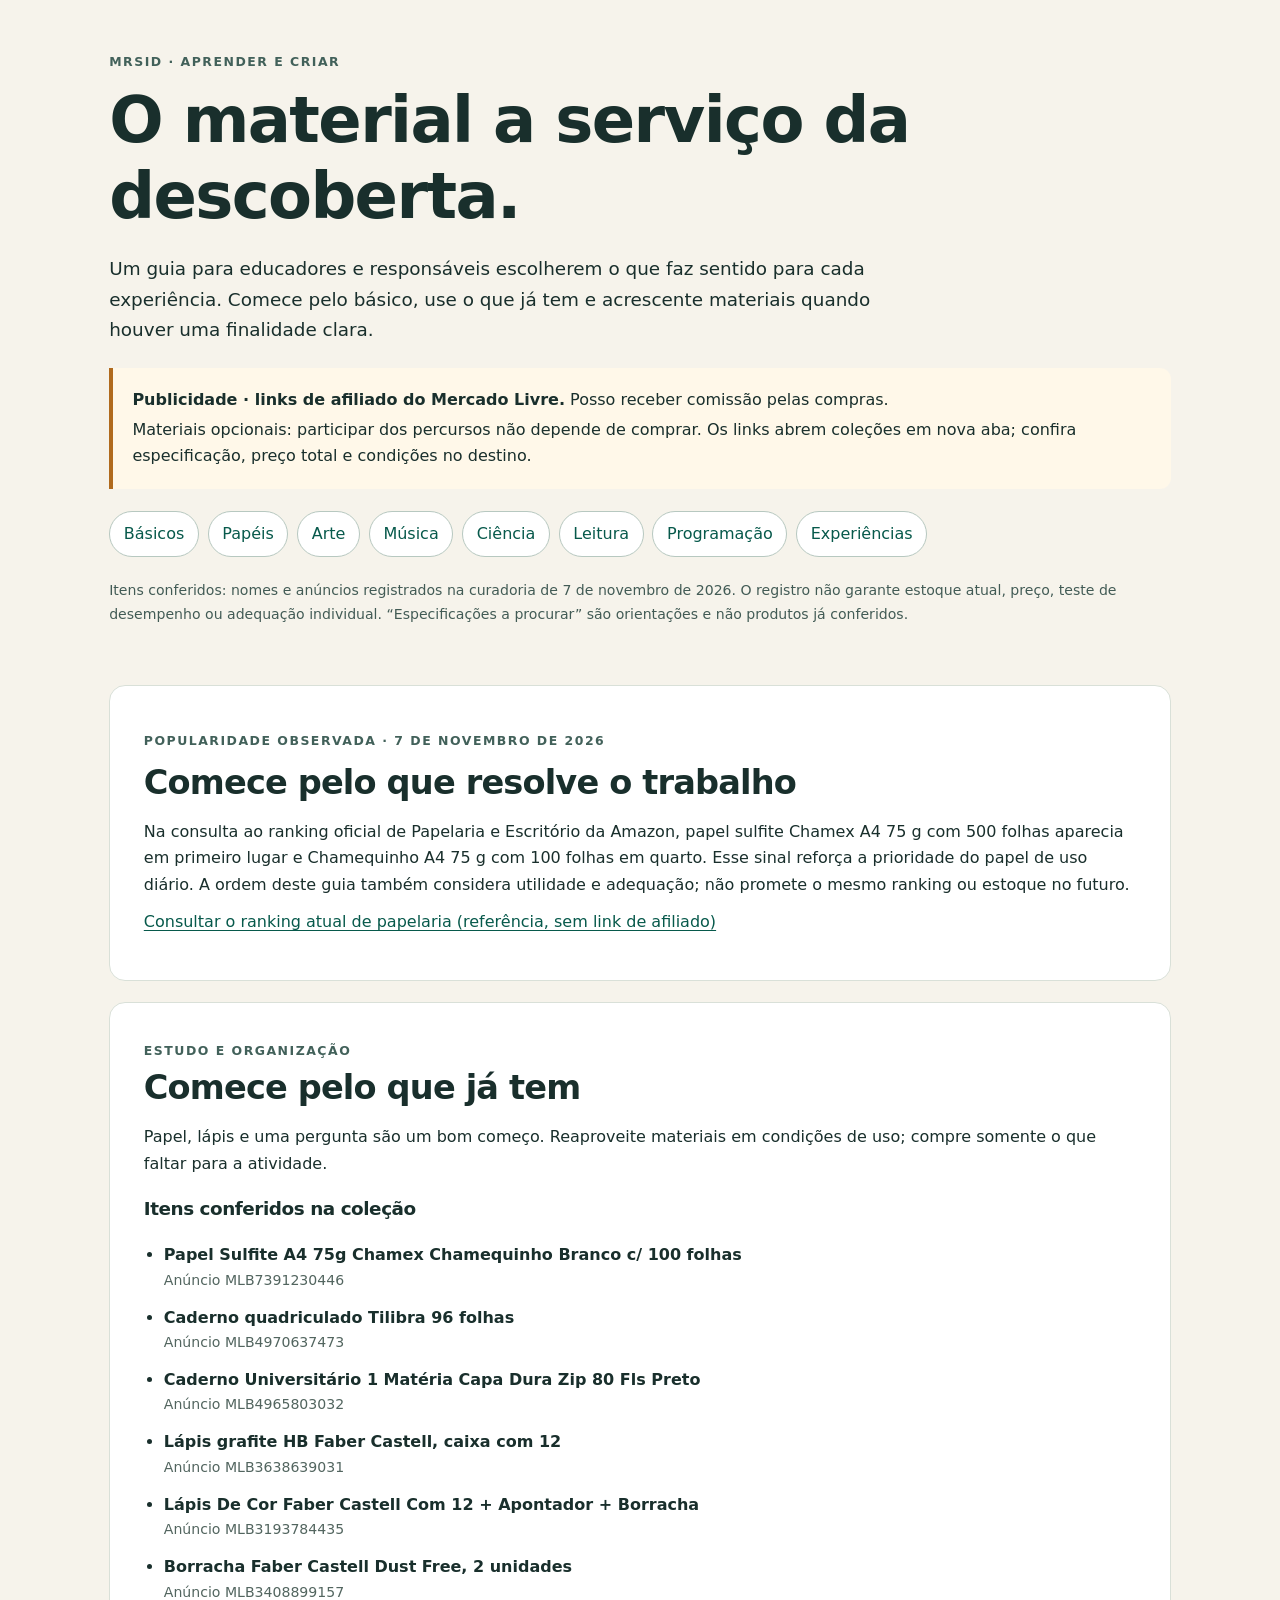
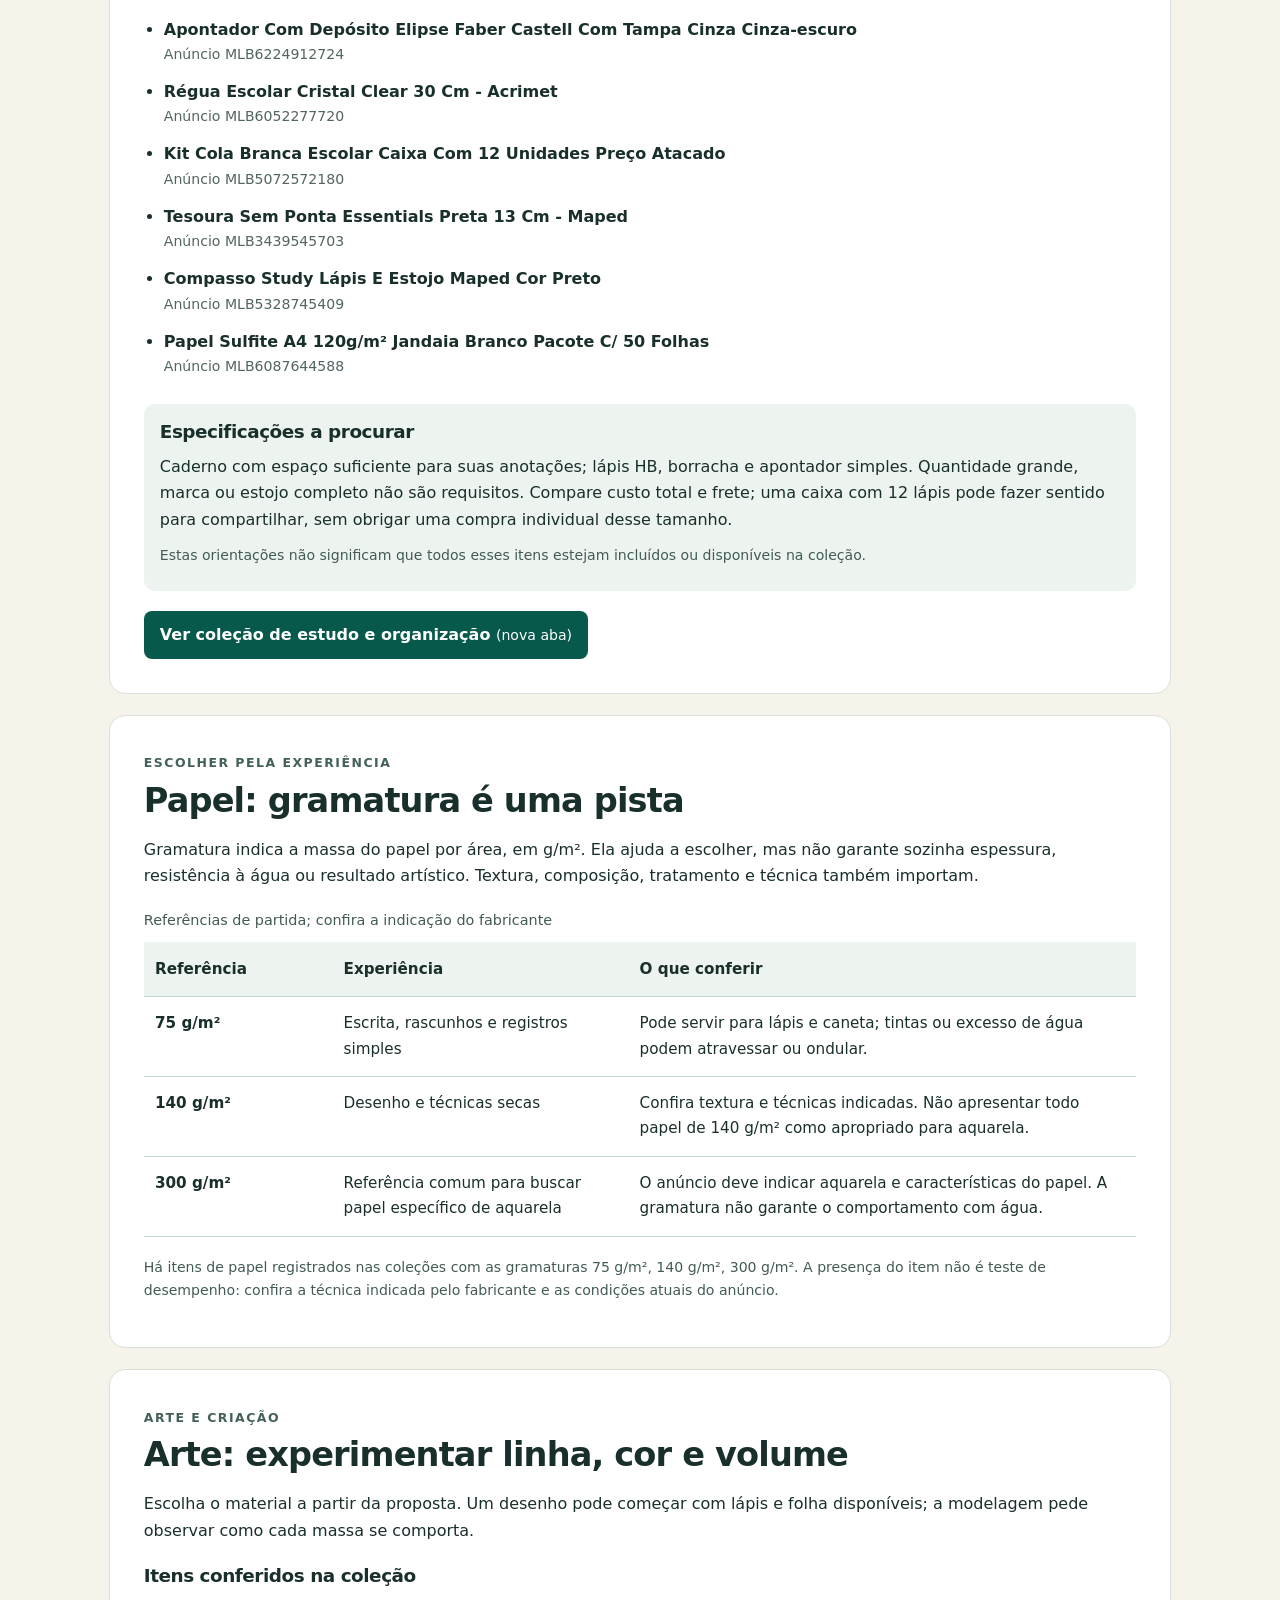
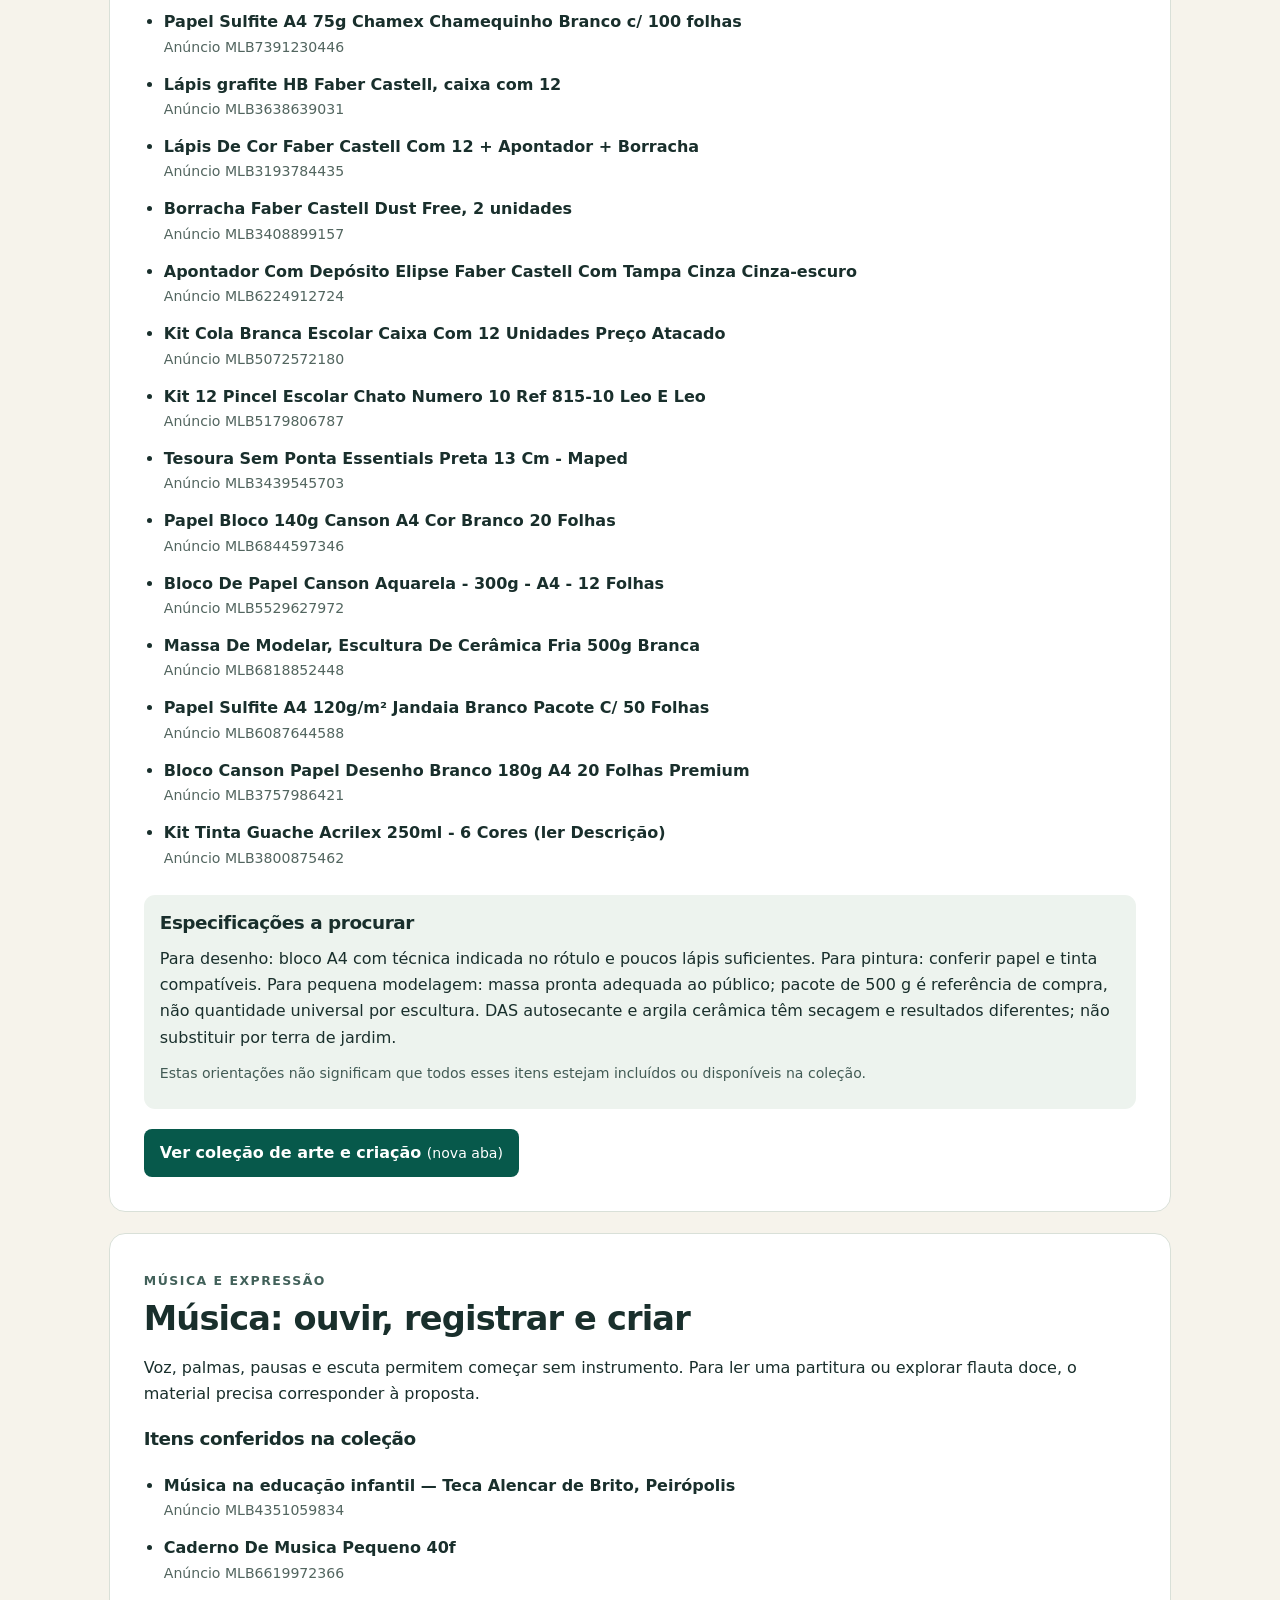
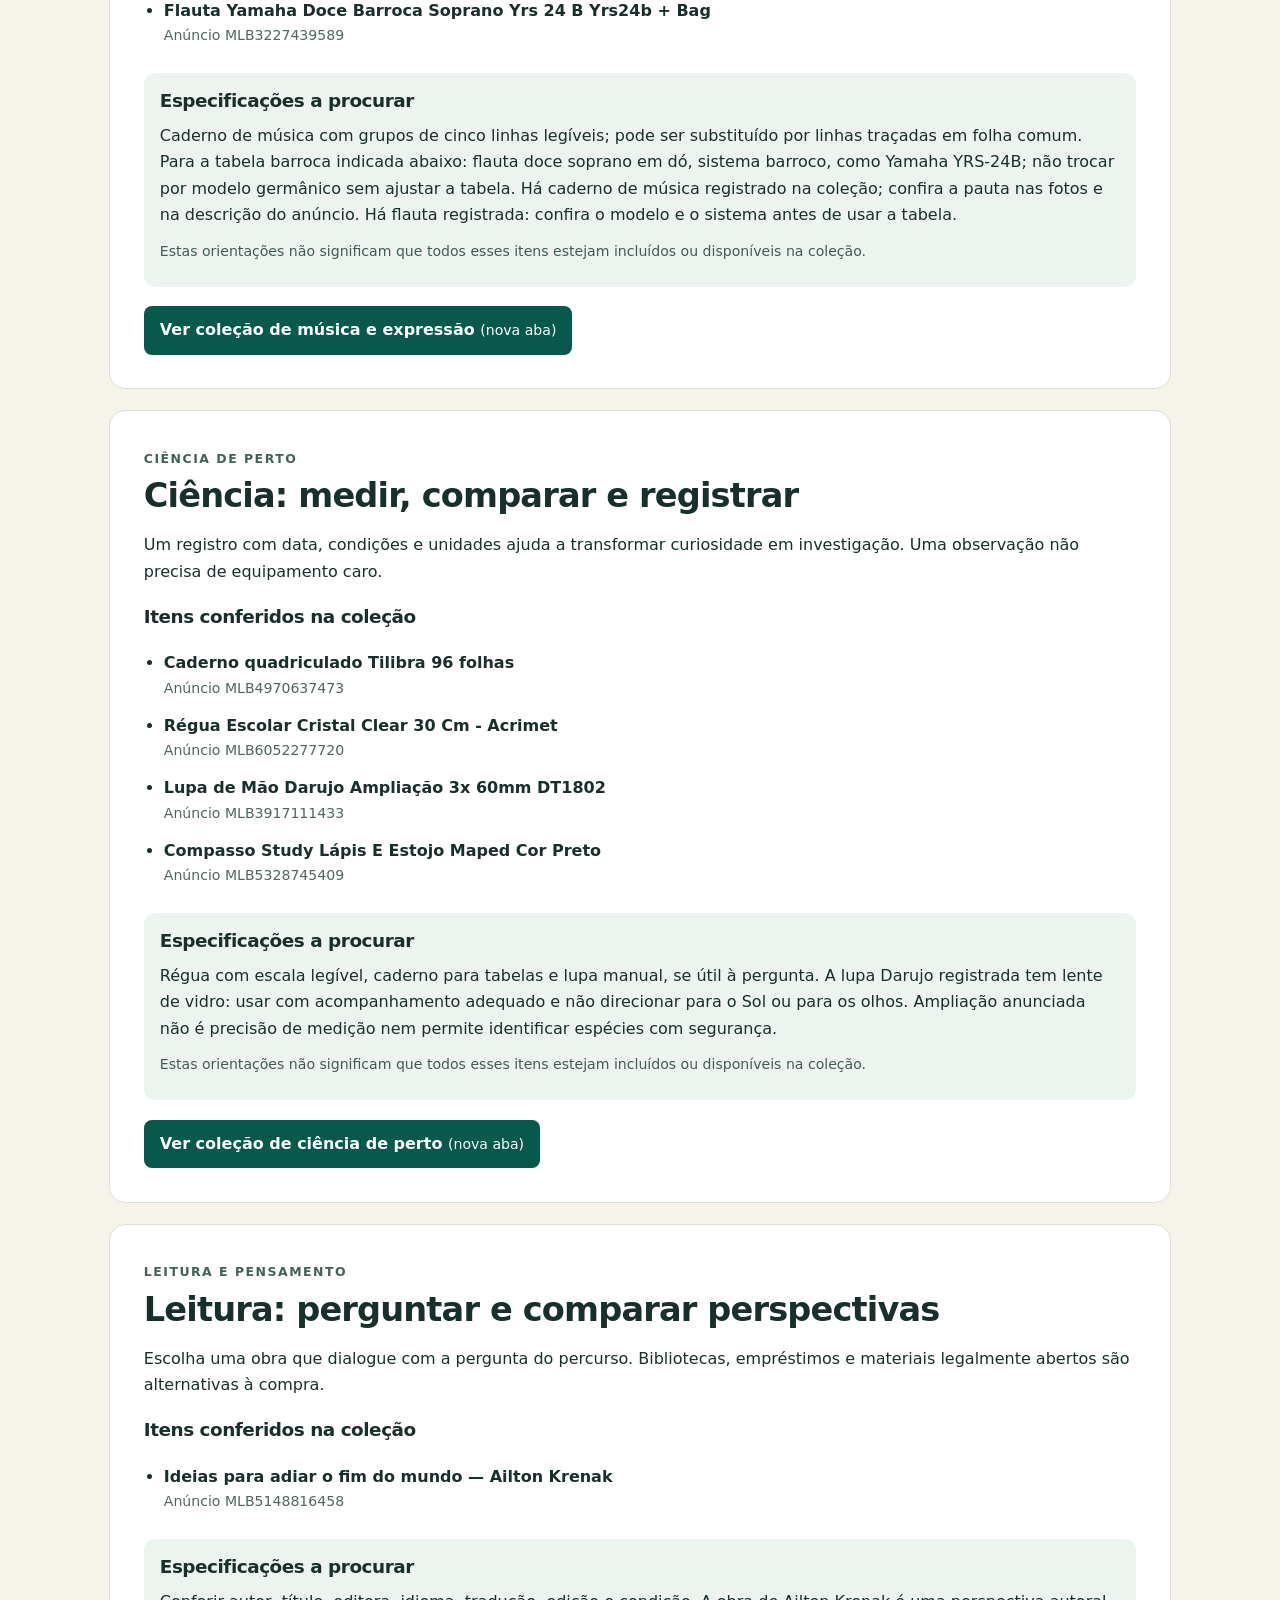
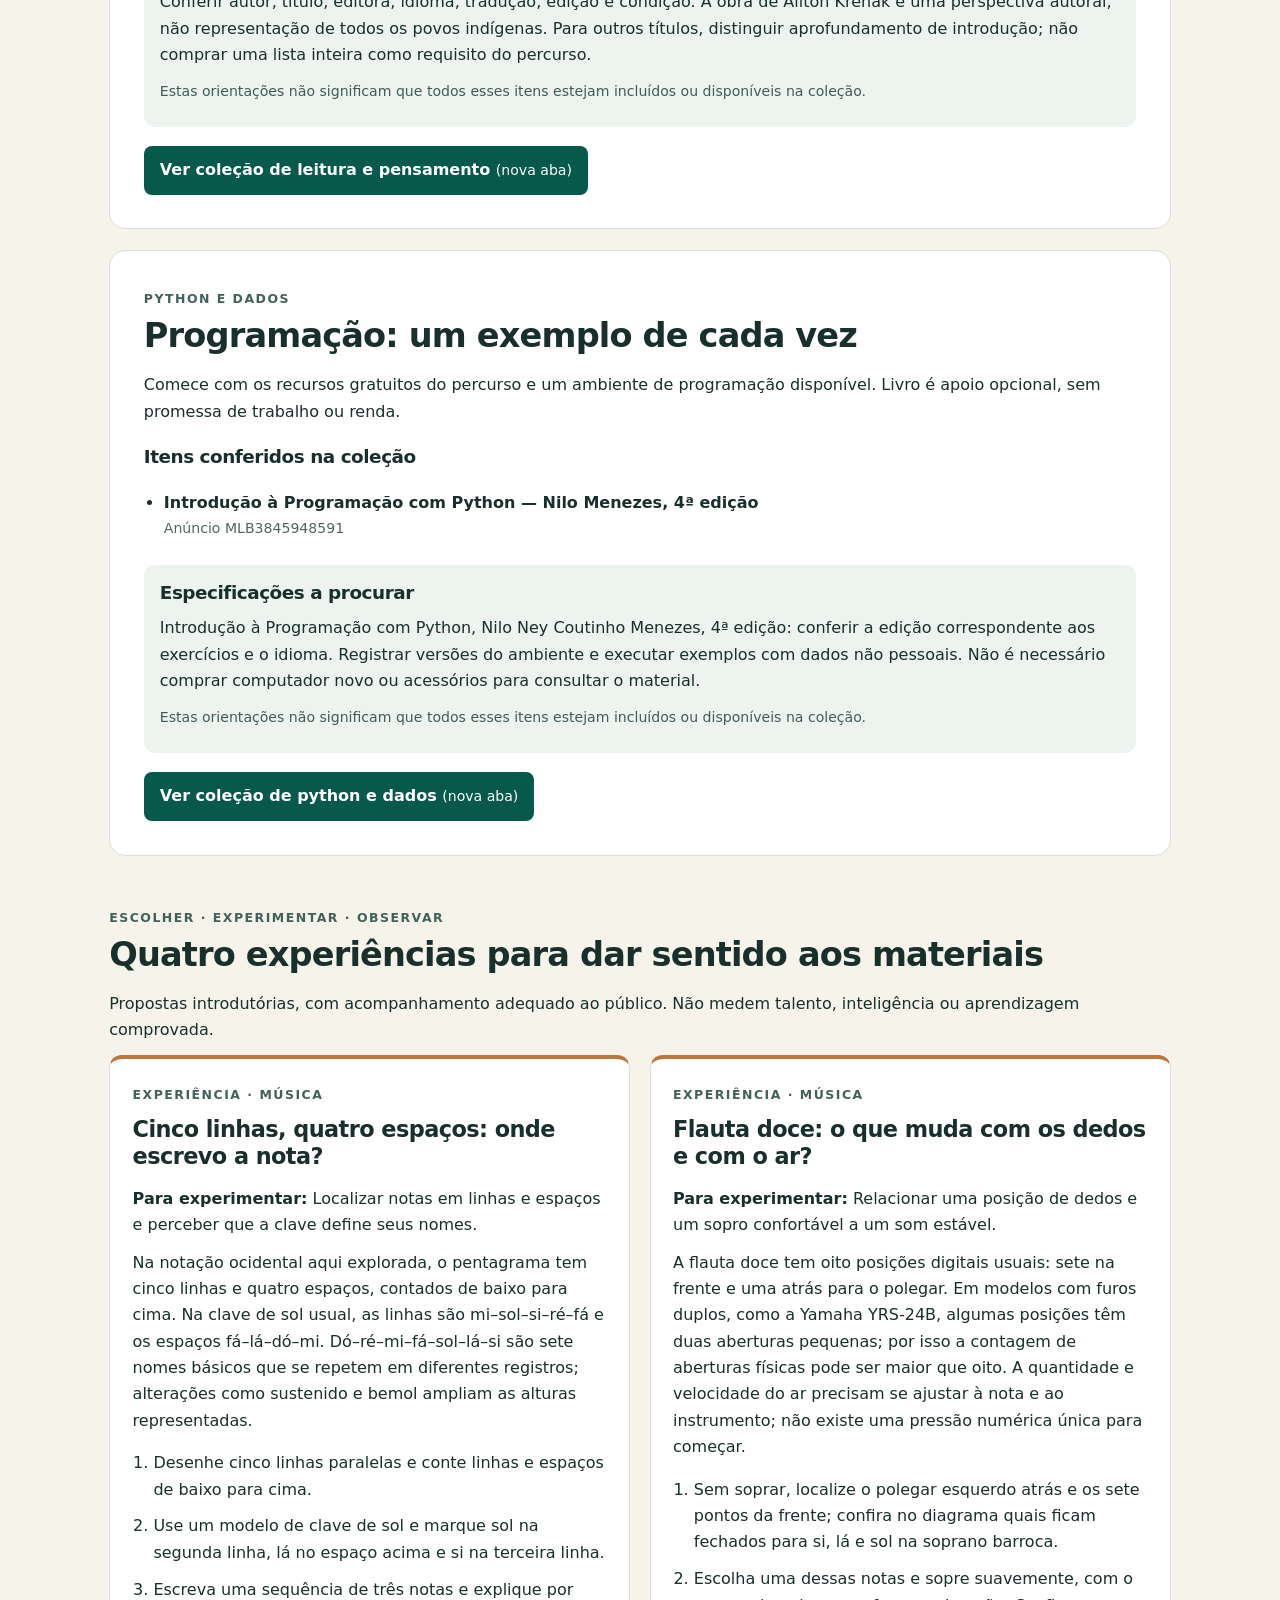
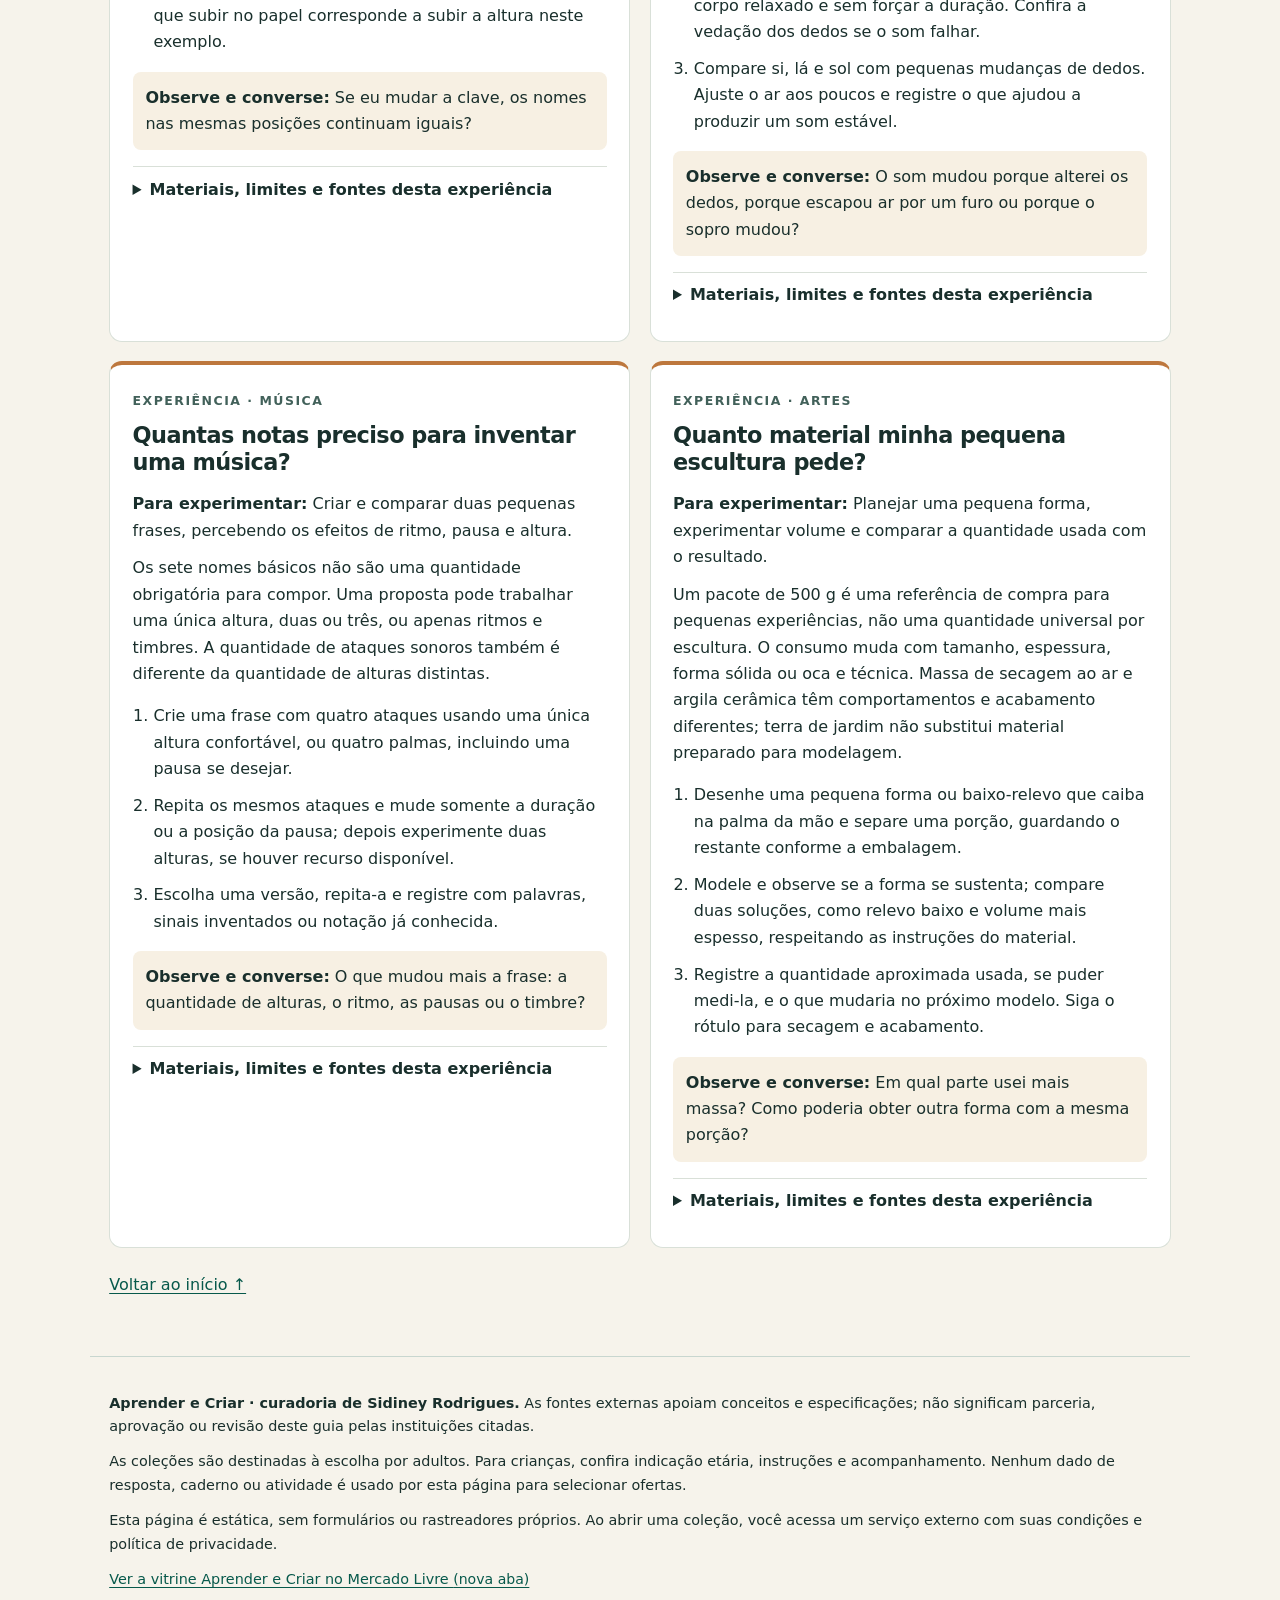
<file: materiais.html>
<!doctype html>
<html lang="pt-BR"><head><meta charset="utf-8"><meta name="viewport" content="width=device-width,initial-scale=1"><meta name="description" content="Materiais opcionais e experiências para educadores e responsáveis: comece pelo básico, confira especificações e explore Arte, Música, Ciência, Leitura e Python."><meta name="color-scheme" content="light"><title>Materiais para aprender e criar · Guia para educadores e responsáveis</title><style>*{box-sizing:border-box}html{scroll-behavior:smooth;scroll-padding-top:1rem}body{margin:0;background:#f6f3eb;color:#192f2c;font-family:system-ui,-apple-system,BlinkMacSystemFont,"Segoe UI",sans-serif;line-height:1.65;font-size:1rem}a{color:#07594b;text-underline-offset:.2em}a:hover{text-decoration-thickness:.15em}a:focus-visible,summary:focus-visible,.table-wrap:focus-visible{outline:3px solid #923d00;outline-offset:4px}h1,h2,h3{line-height:1.2;letter-spacing:-.025em}h1{font-size:clamp(2.2rem,6vw,4rem);max-width:19ch;margin:.45rem 0 1.2rem}h2{font-size:clamp(1.6rem,3vw,2.1rem);margin:.3rem 0 1rem}h3{font-size:1.15rem;margin:1.3rem 0 .5rem}p{margin:.7rem 0}header,main,footer{max-width:1100px;margin:auto;padding:2rem 1.2rem}header{padding-top:3rem;padding-bottom:1rem}.eyebrow{font-size:.78rem;font-weight:750;text-transform:uppercase;letter-spacing:.12em;color:#42615a}.lead{font-size:1.15rem;max-width:70ch}.notice{border-left:4px solid #b06a1d;background:#fff8e9;padding:1rem 1.2rem;border-radius:0 .7rem .7rem 0;margin:1.4rem 0}.notice p{margin:.2rem 0}.small,.product-id,.new{font-size:.88rem}.new{font-weight:400}.small{color:#425b55}.skip{position:absolute;left:1rem;top:-8rem;background:#fff;padding:.7rem;z-index:10}.skip:focus{top:.5rem}nav ul{display:flex;flex-wrap:wrap;gap:.55rem;list-style:none;padding:0;margin:1.4rem 0}nav a{display:block;padding:.55rem .85rem;border:1px solid #b7c8c0;border-radius:2rem;text-decoration:none;background:#fff;min-height:44px}.panel{background:#fff;border:1px solid #d9e0d8;border-radius:1rem;padding:clamp(1.2rem,3vw,2.1rem);margin-bottom:1.3rem}.products{padding-left:1.25rem}.products li{padding:.4rem 0}.product-id{display:block;color:#52655f}.spec{background:#edf3ee;padding:.8rem 1rem;border-radius:.7rem;margin:1.2rem 0}.spec h3{margin:.25rem 0}.collection{display:inline-block;background:#07594b;color:#fff;padding:.7rem 1rem;border-radius:.5rem;text-decoration:none;min-height:44px;font-weight:650}.collection:hover{background:#034438;text-decoration:underline}.collection:focus-visible{outline-offset:4px}.table-wrap{overflow-x:auto;margin:1.2rem 0}table{border-collapse:collapse;width:100%;min-width:480px;font-size:.95rem}caption{text-align:left;font-size:.9rem;color:#425b55;margin-bottom:.6rem}th,td{text-align:left;vertical-align:top;border-bottom:1px solid #c8d6cf;padding:.9rem .7rem}thead{background:#edf3ee}tbody th{width:19%}.experiences-title{margin-top:3rem}.activity-grid{display:grid;grid-template-columns:repeat(2,minmax(0,1fr));gap:1.2rem}.activity{background:#fff;border:1px solid #d9e0d8;border-top:4px solid #bd773d;border-radius:.8rem;padding:1.4rem}.activity h3{font-size:1.4rem;margin:.5rem 0 1rem}.activity ol{padding-left:1.3rem}.activity li{margin:.65rem 0}.question{background:#f7f0e3;padding:.8rem;border-radius:.5rem}summary{cursor:pointer;font-weight:650;padding:.6rem 0;min-height:44px}details{border-top:1px solid #d9e0d8;margin-top:1rem}.sources{padding-left:1.2rem;font-size:.9rem;overflow-wrap:anywhere}footer{border-top:1px solid #c8d6cf;margin-top:1rem;font-size:.9rem;padding-top:1.5rem;padding-bottom:3rem}.toplink{display:inline-block;margin-top:1rem;min-height:44px;padding:.5rem 0}@media(max-width:700px){.activity-grid{grid-template-columns:1fr}header,main,footer{padding-left:1rem;padding-right:1rem}.panel,.activity{padding:1.2rem}nav ul{gap:.4rem}nav a{font-size:.92rem;padding:.5rem .7rem}}@media(prefers-reduced-motion:reduce){html{scroll-behavior:auto}}@media print{body{background:#fff;color:#000}header,main,footer{max-width:none;padding:1rem 0}.panel,.activity{break-inside:avoid;border-color:#888}nav,.skip,.toplink{display:none}.activity-grid{display:block}.collection{background:#fff;color:#000;border:1px solid #333}details{display:block}details>*{display:block}a{color:#000}.activity{margin-bottom:1rem}}</style></head><body><a class="skip" href="#conteudo">Pular para o conteúdo</a><header id="inicio"><span class="eyebrow">MRSID · Aprender e Criar</span><h1>O material a serviço da descoberta.</h1><p class="lead">Um guia para educadores e responsáveis escolherem o que faz sentido para cada experiência. Comece pelo básico, use o que já tem e acrescente materiais quando houver uma finalidade clara.</p><aside class="notice" aria-label="Publicidade e participação opcional"><p><strong>Publicidade · links de afiliado do Mercado Livre.</strong> Posso receber comissão pelas compras.</p><p>Materiais opcionais: participar dos percursos não depende de comprar. Os links abrem coleções em nova aba; confira especificação, preço total e condições no destino.</p></aside><nav aria-label="Seções deste guia"><ul><li><a href="#study">Básicos</a></li><li><a href="#papeis">Papéis</a></li><li><a href="#art">Arte</a></li><li><a href="#music">Música</a></li><li><a href="#science">Ciência</a></li><li><a href="#reading">Leitura</a></li><li><a href="#python">Programação</a></li><li><a href="#experiencias">Experiências</a></li></ul></nav><p class="small">Itens conferidos: nomes e anúncios registrados na curadoria de 7 de novembro de 2026. O registro não garante estoque atual, preço, teste de desempenho ou adequação individual. “Especificações a procurar” são orientações e não produtos já conferidos.</p></header><main id="conteudo"><section class="panel"><p class="eyebrow">Popularidade observada · 7 de novembro de 2026</p><h2>Comece pelo que resolve o trabalho</h2><p>Na consulta ao ranking oficial de Papelaria e Escritório da Amazon, papel sulfite Chamex A4 75 g com 500 folhas aparecia em primeiro lugar e Chamequinho A4 75 g com 100 folhas em quarto. Esse sinal reforça a prioridade do papel de uso diário. A ordem deste guia também considera utilidade e adequação; não promete o mesmo ranking ou estoque no futuro.</p><p><a href="https://www.amazon.com.br/gp/bestsellers/office/" rel="noopener noreferrer" target="_blank">Consultar o ranking atual de papelaria (referência, sem link de afiliado)</a></p></section><section class="panel" id="study"><div class="section-heading"><span class="eyebrow">Estudo e organização</span><h2>Comece pelo que já tem</h2></div><p>Papel, lápis e uma pergunta são um bom começo. Reaproveite materiais em condições de uso; compre somente o que faltar para a atividade.</p><h3>Itens conferidos na coleção</h3><ul class="products"><li><strong>Papel Sulfite A4 75g Chamex Chamequinho Branco c/ 100 folhas</strong><span class="product-id">Anúncio MLB7391230446</span></li><li><strong>Caderno quadriculado Tilibra 96 folhas</strong><span class="product-id">Anúncio MLB4970637473</span></li><li><strong>Caderno Universitário 1 Matéria Capa Dura Zip 80 Fls Preto</strong><span class="product-id">Anúncio MLB4965803032</span></li><li><strong>Lápis grafite HB Faber Castell, caixa com 12</strong><span class="product-id">Anúncio MLB3638639031</span></li><li><strong>Lápis De Cor Faber Castell Com 12 + Apontador + Borracha</strong><span class="product-id">Anúncio MLB3193784435</span></li><li><strong>Borracha Faber Castell Dust Free, 2 unidades</strong><span class="product-id">Anúncio MLB3408899157</span></li><li><strong>Apontador Com Depósito Elipse Faber Castell Com Tampa Cinza Cinza-escuro</strong><span class="product-id">Anúncio MLB6224912724</span></li><li><strong>Régua Escolar Cristal Clear 30 Cm - Acrimet</strong><span class="product-id">Anúncio MLB6052277720</span></li><li><strong>Kit Cola Branca Escolar Caixa Com 12 Unidades Preço Atacado</strong><span class="product-id">Anúncio MLB5072572180</span></li><li><strong>Tesoura Sem Ponta Essentials Preta 13 Cm - Maped</strong><span class="product-id">Anúncio MLB3439545703</span></li><li><strong>Compasso Study Lápis E Estojo Maped Cor Preto</strong><span class="product-id">Anúncio MLB5328745409</span></li><li><strong>Papel Sulfite A4 120g/m² Jandaia Branco Pacote C/ 50 Folhas</strong><span class="product-id">Anúncio MLB6087644588</span></li></ul><div class="spec"><h3>Especificações a procurar</h3><p>Caderno com espaço suficiente para suas anotações; lápis HB, borracha e apontador simples. Quantidade grande, marca ou estojo completo não são requisitos. Compare custo total e frete; uma caixa com 12 lápis pode fazer sentido para compartilhar, sem obrigar uma compra individual desse tamanho.</p><p class="small">Estas orientações não significam que todos esses itens estejam incluídos ou disponíveis na coleção.</p></div><a class="collection" href="https://meli.la/1vNKnY8" target="_blank" rel="sponsored noopener noreferrer">Ver coleção de estudo e organização <span class="new">(nova aba)</span></a></section><section class="panel" id="papeis"><span class="eyebrow">Escolher pela experiência</span><h2>Papel: gramatura é uma pista</h2><p>Gramatura indica a massa do papel por área, em g/m². Ela ajuda a escolher, mas não garante sozinha espessura, resistência à água ou resultado artístico. Textura, composição, tratamento e técnica também importam.</p><div class="table-wrap" role="region" aria-label="Orientações sobre gramaturas de papel" tabindex="0"><table><caption>Referências de partida; confira a indicação do fabricante</caption><thead><tr><th scope="col">Referência</th><th scope="col">Experiência</th><th scope="col">O que conferir</th></tr></thead><tbody><tr><th scope="row">75 g/m²</th><td>Escrita, rascunhos e registros simples</td><td>Pode servir para lápis e caneta; tintas ou excesso de água podem atravessar ou ondular.</td></tr><tr><th scope="row">140 g/m²</th><td>Desenho e técnicas secas</td><td>Confira textura e técnicas indicadas. Não apresentar todo papel de 140 g/m² como apropriado para aquarela.</td></tr><tr><th scope="row">300 g/m²</th><td>Referência comum para buscar papel específico de aquarela</td><td>O anúncio deve indicar aquarela e características do papel. A gramatura não garante o comportamento com água.</td></tr></tbody></table></div><!-- paper-record-status:start --><p class="small">Há itens de papel registrados nas coleções com as gramaturas 75 g/m², 140 g/m², 300 g/m². A presença do item não é teste de desempenho: confira a técnica indicada pelo fabricante e as condições atuais do anúncio.</p><!-- paper-record-status:end --></section><section class="panel" id="art"><div class="section-heading"><span class="eyebrow">Arte e criação</span><h2>Arte: experimentar linha, cor e volume</h2></div><p>Escolha o material a partir da proposta. Um desenho pode começar com lápis e folha disponíveis; a modelagem pede observar como cada massa se comporta.</p><h3>Itens conferidos na coleção</h3><ul class="products"><li><strong>Papel Sulfite A4 75g Chamex Chamequinho Branco c/ 100 folhas</strong><span class="product-id">Anúncio MLB7391230446</span></li><li><strong>Lápis grafite HB Faber Castell, caixa com 12</strong><span class="product-id">Anúncio MLB3638639031</span></li><li><strong>Lápis De Cor Faber Castell Com 12 + Apontador + Borracha</strong><span class="product-id">Anúncio MLB3193784435</span></li><li><strong>Borracha Faber Castell Dust Free, 2 unidades</strong><span class="product-id">Anúncio MLB3408899157</span></li><li><strong>Apontador Com Depósito Elipse Faber Castell Com Tampa Cinza Cinza-escuro</strong><span class="product-id">Anúncio MLB6224912724</span></li><li><strong>Kit Cola Branca Escolar Caixa Com 12 Unidades Preço Atacado</strong><span class="product-id">Anúncio MLB5072572180</span></li><li><strong>Kit 12 Pincel Escolar Chato Numero 10 Ref 815-10 Leo E Leo</strong><span class="product-id">Anúncio MLB5179806787</span></li><li><strong>Tesoura Sem Ponta Essentials Preta 13 Cm - Maped</strong><span class="product-id">Anúncio MLB3439545703</span></li><li><strong>Papel Bloco 140g Canson A4 Cor Branco 20 Folhas</strong><span class="product-id">Anúncio MLB6844597346</span></li><li><strong>Bloco De Papel Canson Aquarela - 300g - A4 - 12 Folhas</strong><span class="product-id">Anúncio MLB5529627972</span></li><li><strong>Massa De Modelar, Escultura De Cerâmica Fria 500g Branca</strong><span class="product-id">Anúncio MLB6818852448</span></li><li><strong>Papel Sulfite A4 120g/m² Jandaia Branco Pacote C/ 50 Folhas</strong><span class="product-id">Anúncio MLB6087644588</span></li><li><strong>Bloco Canson Papel Desenho Branco 180g A4 20 Folhas Premium</strong><span class="product-id">Anúncio MLB3757986421</span></li><li><strong>Kit Tinta Guache Acrilex 250ml - 6 Cores (ler Descrição)</strong><span class="product-id">Anúncio MLB3800875462</span></li></ul><div class="spec"><h3>Especificações a procurar</h3><p>Para desenho: bloco A4 com técnica indicada no rótulo e poucos lápis suficientes. Para pintura: conferir papel e tinta compatíveis. Para pequena modelagem: massa pronta adequada ao público; pacote de 500 g é referência de compra, não quantidade universal por escultura. DAS autosecante e argila cerâmica têm secagem e resultados diferentes; não substituir por terra de jardim.</p><p class="small">Estas orientações não significam que todos esses itens estejam incluídos ou disponíveis na coleção.</p></div><a class="collection" href="https://meli.la/2N84Vza" target="_blank" rel="sponsored noopener noreferrer">Ver coleção de arte e criação <span class="new">(nova aba)</span></a></section><section class="panel" id="music"><div class="section-heading"><span class="eyebrow">Música e expressão</span><h2>Música: ouvir, registrar e criar</h2></div><p>Voz, palmas, pausas e escuta permitem começar sem instrumento. Para ler uma partitura ou explorar flauta doce, o material precisa corresponder à proposta.</p><h3>Itens conferidos na coleção</h3><ul class="products"><li><strong>Música na educação infantil — Teca Alencar de Brito, Peirópolis</strong><span class="product-id">Anúncio MLB4351059834</span></li><li><strong>Caderno De Musica Pequeno 40f</strong><span class="product-id">Anúncio MLB6619972366</span></li><li><strong>Flauta Yamaha Doce Barroca Soprano Yrs 24 B Yrs24b + Bag</strong><span class="product-id">Anúncio MLB3227439589</span></li></ul><div class="spec"><h3>Especificações a procurar</h3><p>Caderno de música com grupos de cinco linhas legíveis; pode ser substituído por linhas traçadas em folha comum. Para a tabela barroca indicada abaixo: flauta doce soprano em dó, sistema barroco, como Yamaha YRS-24B; não trocar por modelo germânico sem ajustar a tabela. <!-- music-record-status:start -->Há caderno de música registrado na coleção; confira a pauta nas fotos e na descrição do anúncio. Há flauta registrada: confira o modelo e o sistema antes de usar a tabela.<!-- music-record-status:end --></p><p class="small">Estas orientações não significam que todos esses itens estejam incluídos ou disponíveis na coleção.</p></div><a class="collection" href="https://meli.la/2Tsx23T" target="_blank" rel="sponsored noopener noreferrer">Ver coleção de música e expressão <span class="new">(nova aba)</span></a></section><section class="panel" id="science"><div class="section-heading"><span class="eyebrow">Ciência de perto</span><h2>Ciência: medir, comparar e registrar</h2></div><p>Um registro com data, condições e unidades ajuda a transformar curiosidade em investigação. Uma observação não precisa de equipamento caro.</p><h3>Itens conferidos na coleção</h3><ul class="products"><li><strong>Caderno quadriculado Tilibra 96 folhas</strong><span class="product-id">Anúncio MLB4970637473</span></li><li><strong>Régua Escolar Cristal Clear 30 Cm - Acrimet</strong><span class="product-id">Anúncio MLB6052277720</span></li><li><strong>Lupa de Mão Darujo Ampliação 3x 60mm DT1802</strong><span class="product-id">Anúncio MLB3917111433</span></li><li><strong>Compasso Study Lápis E Estojo Maped Cor Preto</strong><span class="product-id">Anúncio MLB5328745409</span></li></ul><div class="spec"><h3>Especificações a procurar</h3><p>Régua com escala legível, caderno para tabelas e lupa manual, se útil à pergunta. A lupa Darujo registrada tem lente de vidro: usar com acompanhamento adequado e não direcionar para o Sol ou para os olhos. Ampliação anunciada não é precisão de medição nem permite identificar espécies com segurança.</p><p class="small">Estas orientações não significam que todos esses itens estejam incluídos ou disponíveis na coleção.</p></div><a class="collection" href="https://meli.la/1cDG7T8" target="_blank" rel="sponsored noopener noreferrer">Ver coleção de ciência de perto <span class="new">(nova aba)</span></a></section><section class="panel" id="reading"><div class="section-heading"><span class="eyebrow">Leitura e pensamento</span><h2>Leitura: perguntar e comparar perspectivas</h2></div><p>Escolha uma obra que dialogue com a pergunta do percurso. Bibliotecas, empréstimos e materiais legalmente abertos são alternativas à compra.</p><h3>Itens conferidos na coleção</h3><ul class="products"><li><strong>Ideias para adiar o fim do mundo — Ailton Krenak</strong><span class="product-id">Anúncio MLB5148816458</span></li></ul><div class="spec"><h3>Especificações a procurar</h3><p>Conferir autor, título, editora, idioma, tradução, edição e condição. A obra de Ailton Krenak é uma perspectiva autoral, não representação de todos os povos indígenas. Para outros títulos, distinguir aprofundamento de introdução; não comprar uma lista inteira como requisito do percurso.</p><p class="small">Estas orientações não significam que todos esses itens estejam incluídos ou disponíveis na coleção.</p></div><a class="collection" href="https://meli.la/1UU2jFM" target="_blank" rel="sponsored noopener noreferrer">Ver coleção de leitura e pensamento <span class="new">(nova aba)</span></a></section><section class="panel" id="python"><div class="section-heading"><span class="eyebrow">Python e dados</span><h2>Programação: um exemplo de cada vez</h2></div><p>Comece com os recursos gratuitos do percurso e um ambiente de programação disponível. Livro é apoio opcional, sem promessa de trabalho ou renda.</p><h3>Itens conferidos na coleção</h3><ul class="products"><li><strong>Introdução à Programação com Python — Nilo Menezes, 4ª edição</strong><span class="product-id">Anúncio MLB3845948591</span></li></ul><div class="spec"><h3>Especificações a procurar</h3><p>Introdução à Programação com Python, Nilo Ney Coutinho Menezes, 4ª edição: conferir a edição correspondente aos exercícios e o idioma. Registrar versões do ambiente e executar exemplos com dados não pessoais. Não é necessário comprar computador novo ou acessórios para consultar o material.</p><p class="small">Estas orientações não significam que todos esses itens estejam incluídos ou disponíveis na coleção.</p></div><a class="collection" href="https://meli.la/1BvF3iQ" target="_blank" rel="sponsored noopener noreferrer">Ver coleção de python e dados <span class="new">(nova aba)</span></a></section><section aria-labelledby="experiencias" class="experiences-title"><span class="eyebrow">Escolher · experimentar · observar</span><h2 id="experiencias">Quatro experiências para dar sentido aos materiais</h2><p>Propostas introdutórias, com acompanhamento adequado ao público. Não medem talento, inteligência ou aprendizagem comprovada.</p><div class="activity-grid"><article class="activity" id="caderno-pentagrama"><span class="eyebrow">Experiência · Música</span><h3>Cinco linhas, quatro espaços: onde escrevo a nota?</h3><p class="goal"><strong>Para experimentar:</strong> Localizar notas em linhas e espaços e perceber que a clave define seus nomes.</p><p>Na notação ocidental aqui explorada, o pentagrama tem cinco linhas e quatro espaços, contados de baixo para cima. Na clave de sol usual, as linhas são mi–sol–si–ré–fá e os espaços fá–lá–dó–mi. Dó–ré–mi–fá–sol–lá–si são sete nomes básicos que se repetem em diferentes registros; alterações como sustenido e bemol ampliam as alturas representadas.</p><ol><li>Desenhe cinco linhas paralelas e conte linhas e espaços de baixo para cima.</li><li>Use um modelo de clave de sol e marque sol na segunda linha, lá no espaço acima e si na terceira linha.</li><li>Escreva uma sequência de três notas e explique por que subir no papel corresponde a subir a altura neste exemplo.</li></ol><p class="question"><strong>Observe e converse:</strong> Se eu mudar a clave, os nomes nas mesmas posições continuam iguais?</p><details><summary>Materiais, limites e fontes desta experiência</summary><p><strong>Materiais:</strong> Lápis e papel; Opcional: caderno de música com pentagramas legíveis.</p><p>É uma introdução à notação, não uma regra universal para todas as culturas musicais. A altura também depende de registro e alterações; não confunda subir a altura com aumentar o volume.</p><p><strong>Alternativa:</strong> Traçar os pentagramas em folha já disponível.</p><ul class="sources"><li><a href="https://musictheory.pugetsound.edu/mt21c/Notation.html" target="_blank" rel="noopener noreferrer">University of Puget Sound · Music Theory for the 21st-Century Classroom: Notation <span class="new">(nova aba)</span></a></li><li><a href="https://content.alfred.com/catpages/00-17256.pdf" target="_blank" rel="noopener noreferrer">Alfred Music · The Staff, Notes and Pitches <span class="new">(nova aba)</span></a></li></ul></details></article><article class="activity" id="flauta-dedos-e-ar"><span class="eyebrow">Experiência · Música</span><h3>Flauta doce: o que muda com os dedos e com o ar?</h3><p class="goal"><strong>Para experimentar:</strong> Relacionar uma posição de dedos e um sopro confortável a um som estável.</p><p>A flauta doce tem oito posições digitais usuais: sete na frente e uma atrás para o polegar. Em modelos com furos duplos, como a Yamaha YRS-24B, algumas posições têm duas aberturas pequenas; por isso a contagem de aberturas físicas pode ser maior que oito. A quantidade e velocidade do ar precisam se ajustar à nota e ao instrumento; não existe uma pressão numérica única para começar.</p><ol><li>Sem soprar, localize o polegar esquerdo atrás e os sete pontos da frente; confira no diagrama quais ficam fechados para si, lá e sol na soprano barroca.</li><li>Escolha uma dessas notas e sopre suavemente, com o corpo relaxado e sem forçar a duração. Confira a vedação dos dedos se o som falhar.</li><li>Compare si, lá e sol com pequenas mudanças de dedos. Ajuste o ar aos poucos e registre o que ajudou a produzir um som estável.</li></ol><p class="question"><strong>Observe e converse:</strong> O som mudou porque alterei os dedos, porque escapou ar por um furo ou porque o sopro mudou?</p><details><summary>Materiais, limites e fontes desta experiência</summary><p><strong>Materiais:</strong> Flauta doce soprano em dó; Tabela de digitação do sistema correto: barroco para a YRS-24B.</p><p>Não usar tabela de flauta contralto ou sistema germânico como se fosse a mesma da soprano barroca. Não há medida universal de litros, pressão ou segundos. Faça pausas se houver desconforto e siga a limpeza indicada pelo fabricante; não compartilhar o bocal.</p><p><strong>Alternativa:</strong> A atividade de leitura e ritmo pode começar com voz ou percussão corporal; a exploração específica de digitação exige instrumento disponível.</p><ul class="sources"><li><a href="https://www.yamaha.com/en/musical_instrument_guide/recorder/play/play002.html" target="_blank" rel="noopener noreferrer">Yamaha · Recorder fingering <span class="new">(nova aba)</span></a></li><li><a href="https://www.yamaha.com/en/musical_instrument_guide/common/images/recorder/fingering_baroque.pdf" target="_blank" rel="noopener noreferrer">Yamaha · Soprano recorder fingering chart, Baroque <span class="new">(nova aba)</span></a></li><li><a href="https://www.yamaha.com/en/musical_instrument_guide/recorder/mechanism/" target="_blank" rel="noopener noreferrer">Yamaha · Parts of a recorder <span class="new">(nova aba)</span></a></li><li><a href="https://shop.sg.yamaha.com/products/brass-woodwinds/recorders/abs-resin-recorders/soprano/yrs24b.html" target="_blank" rel="noopener noreferrer">Yamaha Music Asia · YRS-24B Baroque ABS Resin Recorder <span class="new">(nova aba)</span></a></li></ul></details></article><article class="activity" id="musica-poucas-notas"><span class="eyebrow">Experiência · Música</span><h3>Quantas notas preciso para inventar uma música?</h3><p class="goal"><strong>Para experimentar:</strong> Criar e comparar duas pequenas frases, percebendo os efeitos de ritmo, pausa e altura.</p><p>Os sete nomes básicos não são uma quantidade obrigatória para compor. Uma proposta pode trabalhar uma única altura, duas ou três, ou apenas ritmos e timbres. A quantidade de ataques sonoros também é diferente da quantidade de alturas distintas.</p><ol><li>Crie uma frase com quatro ataques usando uma única altura confortável, ou quatro palmas, incluindo uma pausa se desejar.</li><li>Repita os mesmos ataques e mude somente a duração ou a posição da pausa; depois experimente duas alturas, se houver recurso disponível.</li><li>Escolha uma versão, repita-a e registre com palavras, sinais inventados ou notação já conhecida.</li></ol><p class="question"><strong>Observe e converse:</strong> O que mudou mais a frase: a quantidade de alturas, o ritmo, as pausas ou o timbre?</p><details><summary>Materiais, limites e fontes desta experiência</summary><p><strong>Materiais:</strong> Voz ou palmas; Opcional: flauta disponível e caderno de música.</p><p>Atividade autoral de exploração, não definição universal de música nem avaliação de talento. Não é necessário dominar sete notas, comprar instrumento ou ler partitura para iniciar esta experiência.</p><p><strong>Alternativa:</strong> Voz, palmas e registro em folha comum.</p><ul class="sources"><li><a href="https://www.editorapeiropolis.com.br/wp-content/uploads/2019/05/DELALANDE_sumario.pdf" target="_blank" rel="noopener noreferrer">Peirópolis · A música é um jogo de criança: introdução e sumário <span class="new">(nova aba)</span></a></li><li><a href="https://musictheory.pugetsound.edu/mt21c/Notation.html" target="_blank" rel="noopener noreferrer">University of Puget Sound · Music Theory for the 21st-Century Classroom: Notation <span class="new">(nova aba)</span></a></li></ul></details></article><article class="activity" id="escultura-massa"><span class="eyebrow">Experiência · Artes</span><h3>Quanto material minha pequena escultura pede?</h3><p class="goal"><strong>Para experimentar:</strong> Planejar uma pequena forma, experimentar volume e comparar a quantidade usada com o resultado.</p><p>Um pacote de 500 g é uma referência de compra para pequenas experiências, não uma quantidade universal por escultura. O consumo muda com tamanho, espessura, forma sólida ou oca e técnica. Massa de secagem ao ar e argila cerâmica têm comportamentos e acabamento diferentes; terra de jardim não substitui material preparado para modelagem.</p><ol><li>Desenhe uma pequena forma ou baixo-relevo que caiba na palma da mão e separe uma porção, guardando o restante conforme a embalagem.</li><li>Modele e observe se a forma se sustenta; compare duas soluções, como relevo baixo e volume mais espesso, respeitando as instruções do material.</li><li>Registre a quantidade aproximada usada, se puder medi-la, e o que mudaria no próximo modelo. Siga o rótulo para secagem e acabamento.</li></ol><p class="question"><strong>Observe e converse:</strong> Em qual parte usei mais massa? Como poderia obter outra forma com a mesma porção?</p><details><summary>Materiais, limites e fontes desta experiência</summary><p><strong>Materiais:</strong> Massa pronta para modelar adequada ao público; Superfície de trabalho lavável; Opcional: balança já disponível.</p><p>Não prometer que 500 g rendem determinada quantidade de peças. DAS tradicional seca ao ar sem forno, mas isso não torna qualquer argila autosecante. Não usar utensílio de alimento, lixar pó seco ou aquecer em forno doméstico sem instrução específica do fabricante; produto e idade precisam ser conferidos.</p><p><strong>Alternativa:</strong> Maquete com papel e materiais reaproveitados permite explorar volume; não reproduz as propriedades da massa.</p><ul class="sources"><li><a href="https://www.fila.it/int/en/product/das/" target="_blank" rel="noopener noreferrer">FILA · DAS <span class="new">(nova aba)</span></a></li></ul></details></article></div></section><a class="toplink" href="#inicio">Voltar ao início ↑</a></main><footer><p><strong>Aprender e Criar · curadoria de Sidiney Rodrigues.</strong> As fontes externas apoiam conceitos e especificações; não significam parceria, aprovação ou revisão deste guia pelas instituições citadas.</p><p>As coleções são destinadas à escolha por adultos. Para crianças, confira indicação etária, instruções e acompanhamento. Nenhum dado de resposta, caderno ou atividade é usado por esta página para selecionar ofertas.</p><p>Esta página é estática, sem formulários ou rastreadores próprios. Ao abrir uma coleção, você acessa um serviço externo com suas condições e política de privacidade.</p><p><a href="https://www.mercadolivre.com.br/social/mrsid" target="_blank" rel="sponsored noopener noreferrer">Ver a vitrine Aprender e Criar no Mercado Livre <span class="new">(nova aba)</span></a></p></footer></body></html>
</file>
